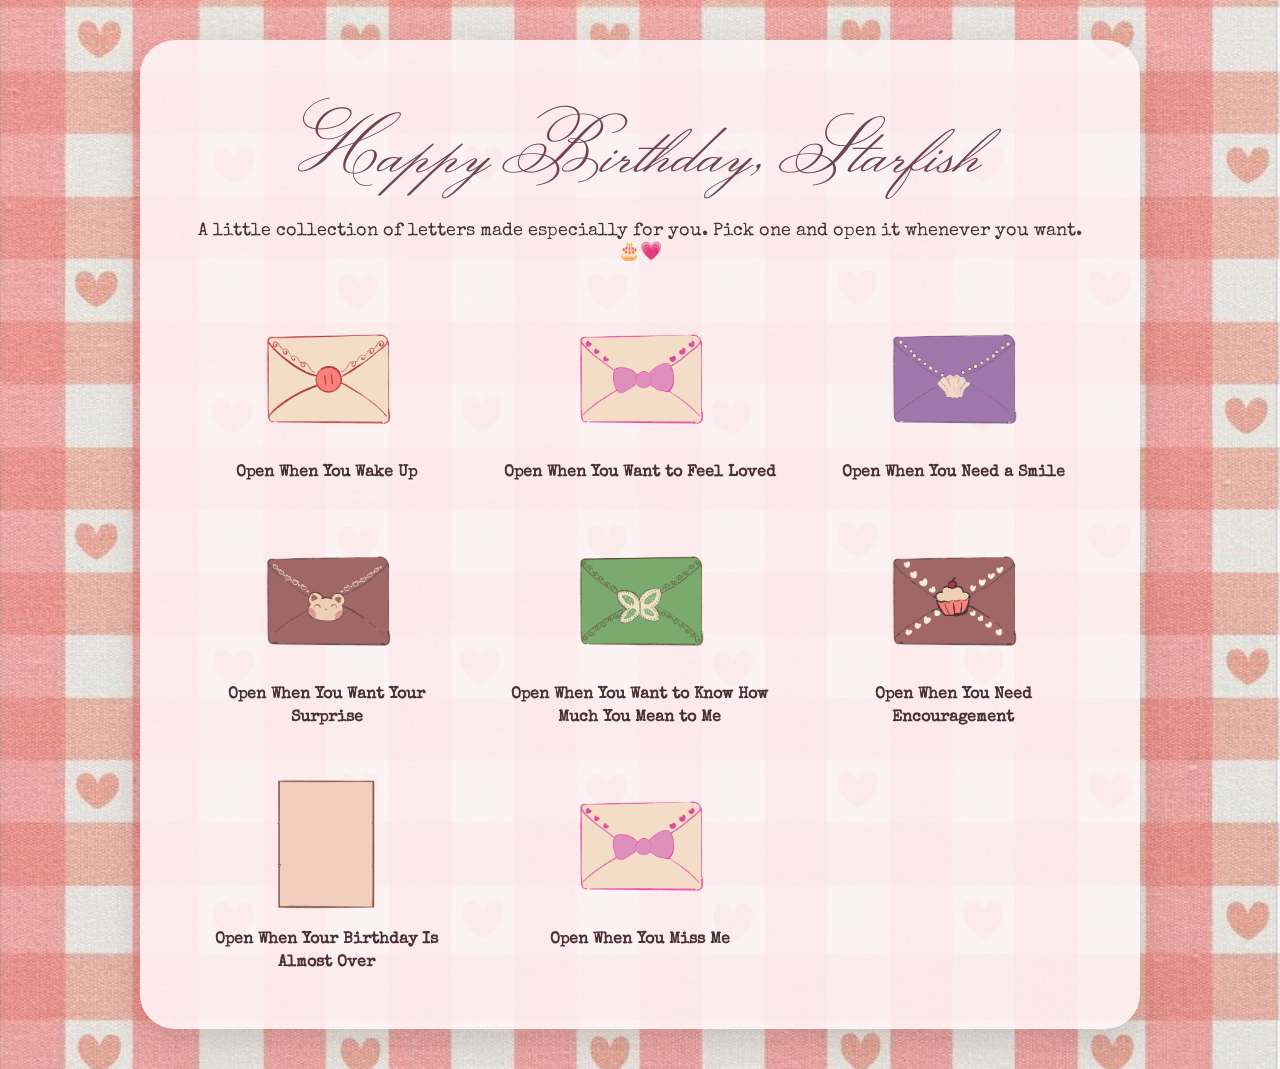
<file: MyLetter/index.html>
<!DOCTYPE html>
<html lang="en">

<head>
    <meta charset="UTF-8">
    <meta name="viewport" content="width=device-width, initial-scale=1.0">

    <title>Happy Birthday</title>

    <link rel="stylesheet" href="style.css">
</head>

<body>

    <main class="home">

        <h1>Happy Birthday, Starfish</h1>

        <p>
            A little collection of letters made especially for you.
            Pick one and open it whenever you want. 🎂💗
        </p>


        <section class="envelope-grid">

            <!-- 1 -->
            <a href="letter.html?letter=birthday-morning" class="envelope">

                <img
                    src="images/love-you.png"
                    alt="Birthday Morning"
                >

                <p>Open When You Wake Up</p>

            </a>


            <!-- 2 -->
            <a href="letter.html?letter=feel-loved" class="envelope">

                <img
                    src="images/miss-you.png"
                    alt="Feel Loved"
                >

                <p>Open When You Want to Feel Loved</p>

            </a>


            <!-- 3 -->
            <a href="letter.html?letter=need-smile" class="envelope">

                <img
                    src="images/bad-day.png"
                    alt="Need a Smile"
                >

                <p>Open When You Need a Smile</p>

            </a>


            <!-- 4 -->
            <a href="letter.html?letter=birthday-surprise" class="envelope">

                <img
                    src="images/need-a-hug.png"
                    alt="Birthday Surprise"
                >

                <p>Open When You Want Your Surprise</p>

            </a>


            <!-- 5 -->
            <a href="letter.html?letter=how-much-you-mean" class="envelope">

                <img
                    src="images/cant-sleep.png"
                    alt="How Much You Mean"
                >

                <p>Open When You Want to Know How Much You Mean to Me</p>

            </a>


            <!-- 6 -->
            <a href="letter.html?letter=encouragement" class="envelope">

                <img
                    src="images/thinking-of-you.png"
                    alt="Encouragement"
                >

                <p>Open When You Need Encouragement</p>

            </a>


            <!-- 7 -->
            <a href="letter.html?letter=birthday-ending" class="envelope">

                <img
                    src="images/letter-final.png"
                    alt="Birthday Ending"
                >

                <p>Open When Your Birthday Is Almost Over</p>

            </a>


            <!-- 8 -->
            <a href="letter.html?letter=miss-me" class="envelope">

                <img
                    src="images/miss-you.png"
                    alt="Miss Me"
                >

                <p>Open When You Miss Me</p>

            </a>

        </section>

    </main>

    <script src="script.js"></script>

</body>

</html>
</file>
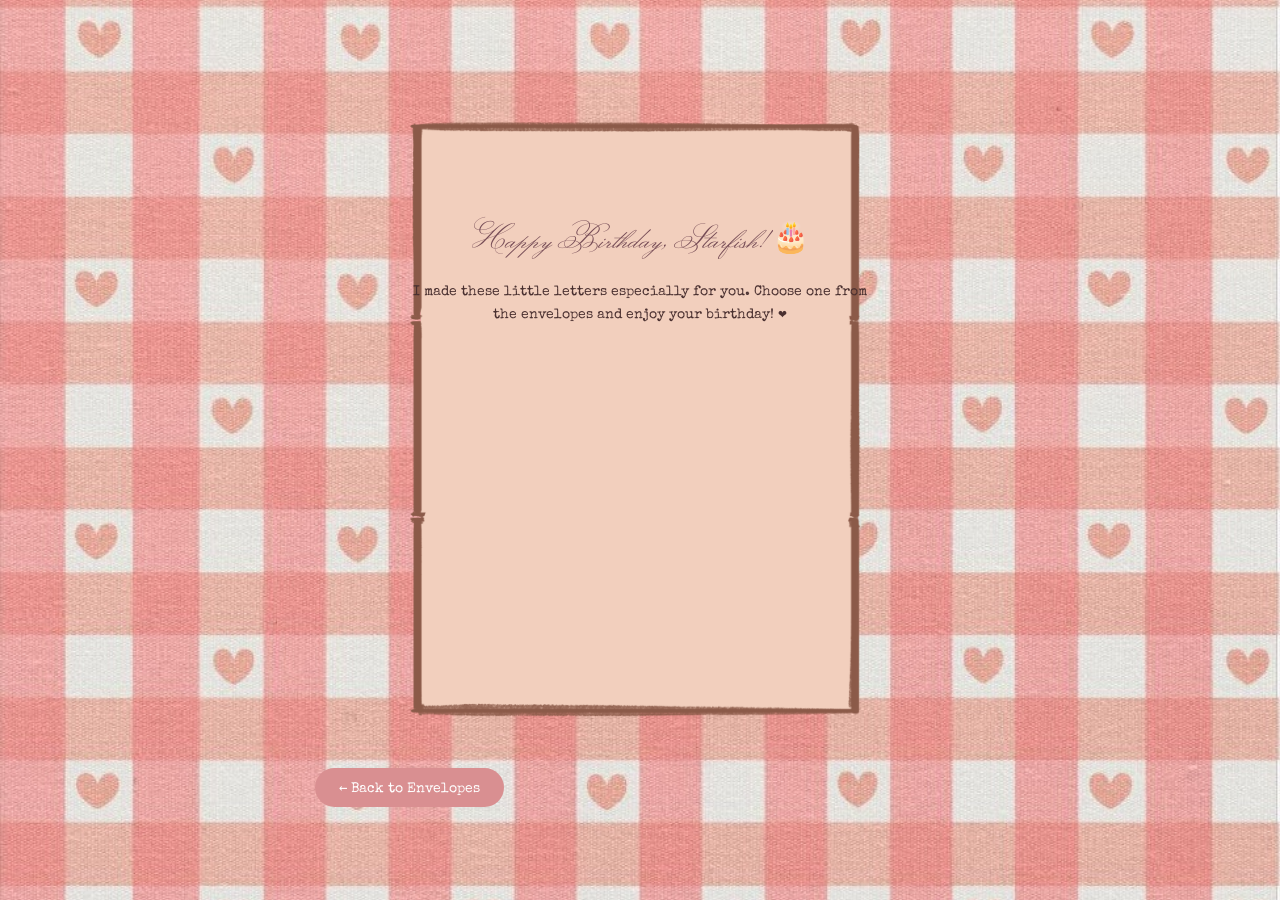
<file: MyLetter/letter.html>
<!DOCTYPE html>
<html lang="en">

<head>
    <meta charset="UTF-8">
    <meta name="viewport" content="width=device-width, initial-scale=1.0">

    <title>Your Letter</title>

    <link rel="stylesheet" href="style.css">
</head>

<body>

    <main class="letter-page">

        <div class="letter-container">

            <img
                src="images/letter-final.png"
                alt="Letter"
                class="letter-paper"
            >

            <div class="letter-text">
                <h1 id="letter-title"></h1>
                <p id="letter-message"></p>
            </div>

            <a href="index.html" class="back-link">
                ← Back to Envelopes
            </a>

        </div>

    </main>

    <script src="script.js"></script>

</body>

</html>
</file>
<file: MyLetter/style.css>
@import url('https://fonts.googleapis.com/css2?family=Monsieur+La+Doulaise&family=Special+Elite&display=swap');


/* =========================
   GENERAL
   ========================= */

* {
    box-sizing: border-box;
}
html {
    scroll-behavior: smooth;
}
body {
    margin: 0;
    min-height: 100vh;

    background-image: url("images/bg.jpg");
    background-size: cover;
    background-position: center;
    background-repeat: no-repeat;
    background-attachment: fixed;

    color: #4a3030;

    font-family: "Special Elite", monospace;
}
/* =========================
   HOME PAGE
   ========================= */

.home {
    width: 90%;
    max-width: 1000px;

    margin: 40px auto;
    padding: 55px 50px;

    text-align: center;

    background: rgba(255, 245, 247, 0.88);

    border-radius: 35px;

    box-shadow: 0 10px 35px rgba(90, 50, 50, 0.20);
}


.home h1 {
    margin: 0 0 15px;

    font-family: "Monsieur La Doulaise", cursive;

    font-size: 72px;
    font-weight: normal;

    color: #6e454f;
}


.home > p {
    margin: 0 0 45px;

    font-size: 18px;

    color: #4a3030;
}


/* =========================
   ENVELOPE GRID
   ========================= */

.envelope-grid {
    display: grid;

    grid-template-columns: repeat(3, 1fr);

    gap: 45px 40px;

    align-items: start;
}


.envelope {
    display: flex;

    flex-direction: column;

    align-items: center;

    text-decoration: none;

    color: #4a3030;

    transition: transform 0.3s ease;
}


.envelope:hover {
    transform: translateY(-8px);
}


.envelope img {
    width: 180px;
    height: 140px;

    object-fit: contain;

    display: block;

    transition: transform 0.3s ease;
}


.envelope:hover img {
    transform: scale(1.08);
}


.envelope p {
    margin: 15px 0 0;

    font-size: 16px;

    font-weight: bold;

    line-height: 1.4;
}


/* =========================
   BIRTHDAY LETTER PAGE
   ========================= */

.letter-page {
    min-height: 100vh;

    display: flex;

    justify-content: center;

    align-items: center;

    padding: 60px 20px;
}


/* Main letter size */

.letter-container {
    position: relative;
    width: 650px;
    max-width: 90vw;
    margin: 0 auto;
}



/* Actual letter image */
.letter-paper {
    width: 100%;
    height: auto;
    display: block;
}


/* =========================
   BIRTHDAY MESSAGE
   ========================= */

.letter-text {
    position: absolute;

    /* move text down */
    top: 18%;

    /* make text area narrower */
    left: 15%;
    width: 70%;

    text-align: center;
    color: #4a3030;
}

/* Birthday title */

.letter-text h1 {
    margin: 0 auto 25px;

    font-family: "Monsieur La Doulaise", cursive;

    /* smaller title */
    font-size: 30px;

    font-weight: normal;

    line-height: 1.15;

    color: #754b55;
}

.letter-text p {
    margin: 0 auto;

    font-family: "Special Elite", monospace;

    /* smaller message */
    font-size: 14px;

    line-height: 1.65;

    color: #4a3030;
}

/* =========================
   BACK TO ENVELOPES
   ========================= */

.back-link {
    display: inline-block;

    margin-top: 25px;

    padding: 11px 24px;

    background: #d98f91;

    color: white;

    text-decoration: none;

    font-size: 14px;

    border-radius: 30px;

    transition: all 0.3s ease;
}


.back-link:hover {
    background: #b96f72;

    transform: translateY(-2px);
}


/* =========================
   MOBILE / SMALL SCREEN
   ========================= */

@media (max-width: 700px) {

    .home {
        width: 94%;

        padding: 40px 20px;
    }


    .home h1 {
        font-size: 55px;
    }


    .envelope-grid {
        grid-template-columns: repeat(2, 1fr);

        gap: 30px 20px;
    }


    .envelope img {
        width: 145px;
        height: 115px;
    }


    .letter-container {
        width: 95vw;
    }


    .letter-text {
        top: 16%;

        left: 10%;

        width: 80%;
    }


    .letter-text h1 {
        font-size: 28px;

        margin-bottom: 14px;
    }


    .letter-text p {
        font-size: 12px;

        line-height: 1.5;
    }

}


/* =========================
   VERY SMALL PHONE
   ========================= */

@media (max-width: 450px) {

    .home h1 {
        font-size: 45px;
    }


    .envelope-grid {
        grid-template-columns: 1fr;
    }


    .letter-text {
        top: 15%;

        left: 9%;

        width: 82%;
    }


    .letter-text h1 {
        font-size: 23px;

        margin-bottom: 10px;
    }


    .letter-text p {
        font-size: 10px;

        line-height: 1.4;
    }


    .back-link {
        font-size: 12px;

        padding: 9px 18px;
    }

}
</file>
